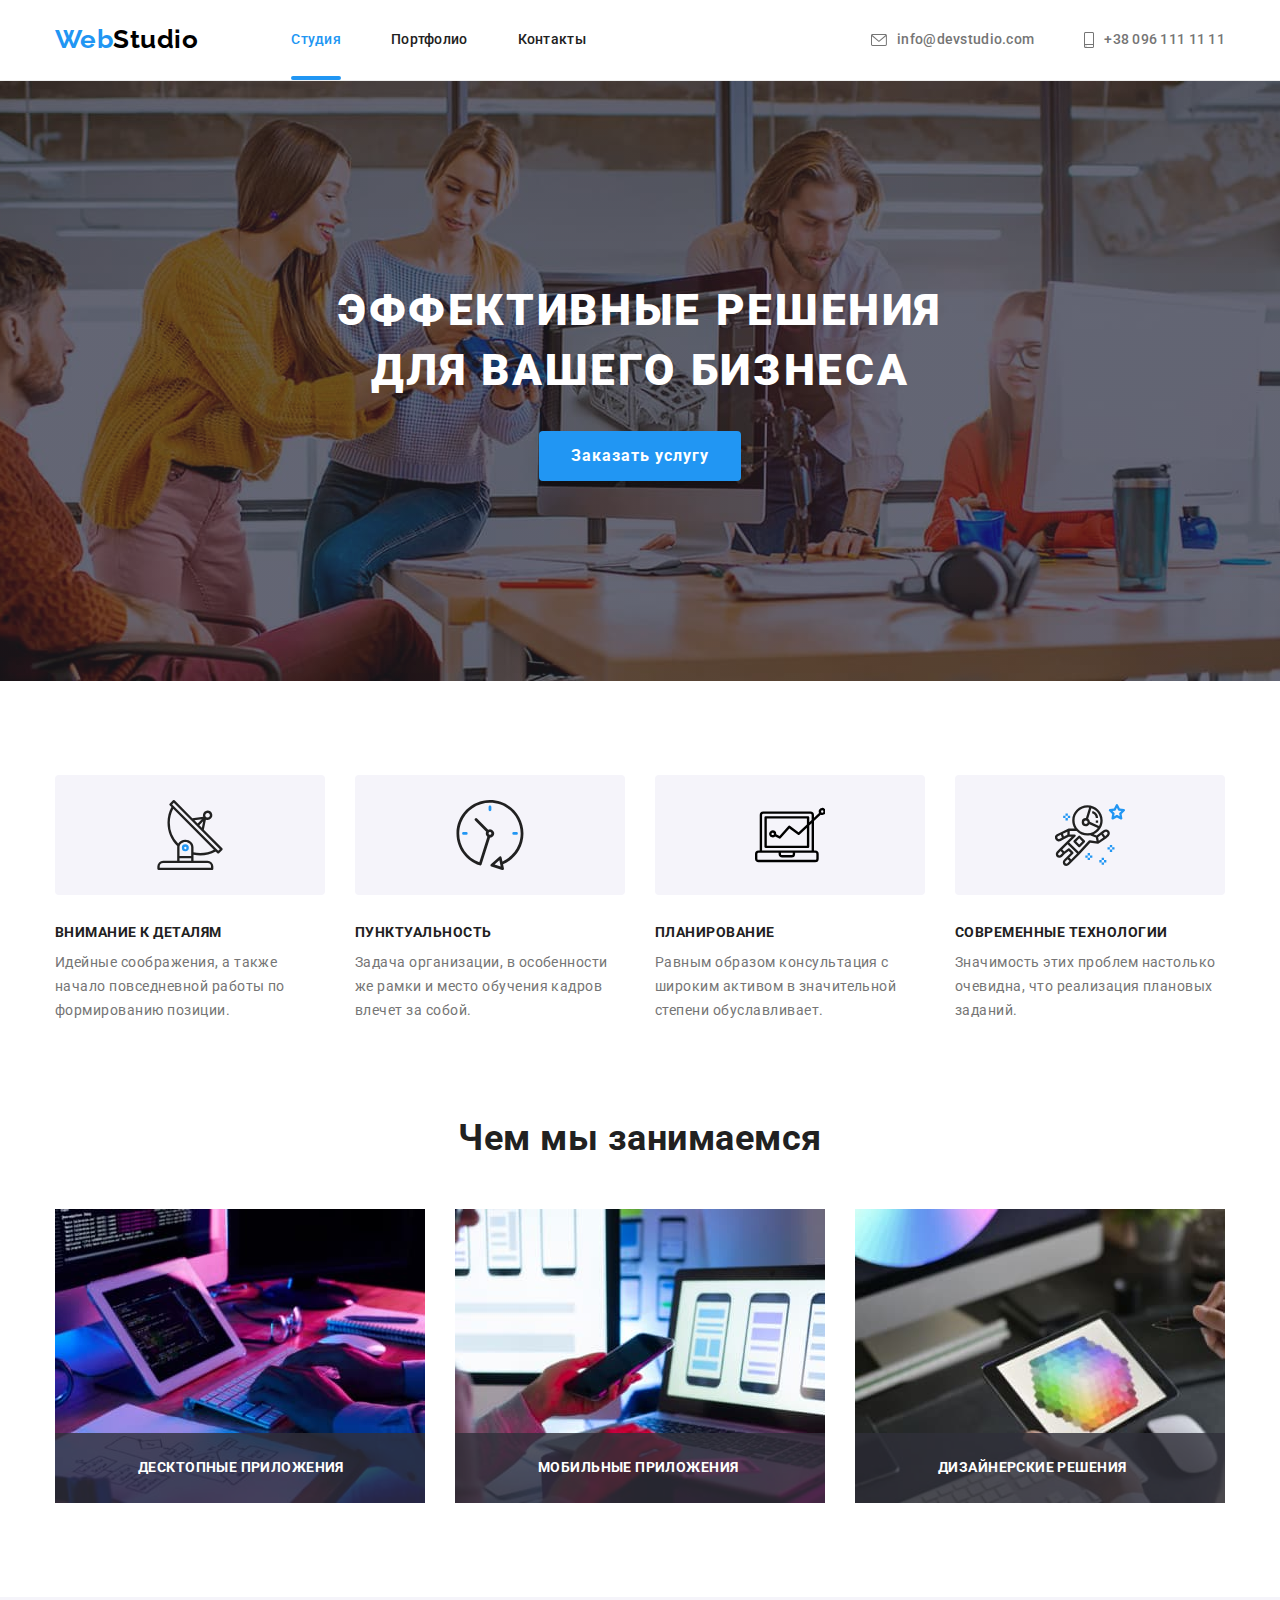
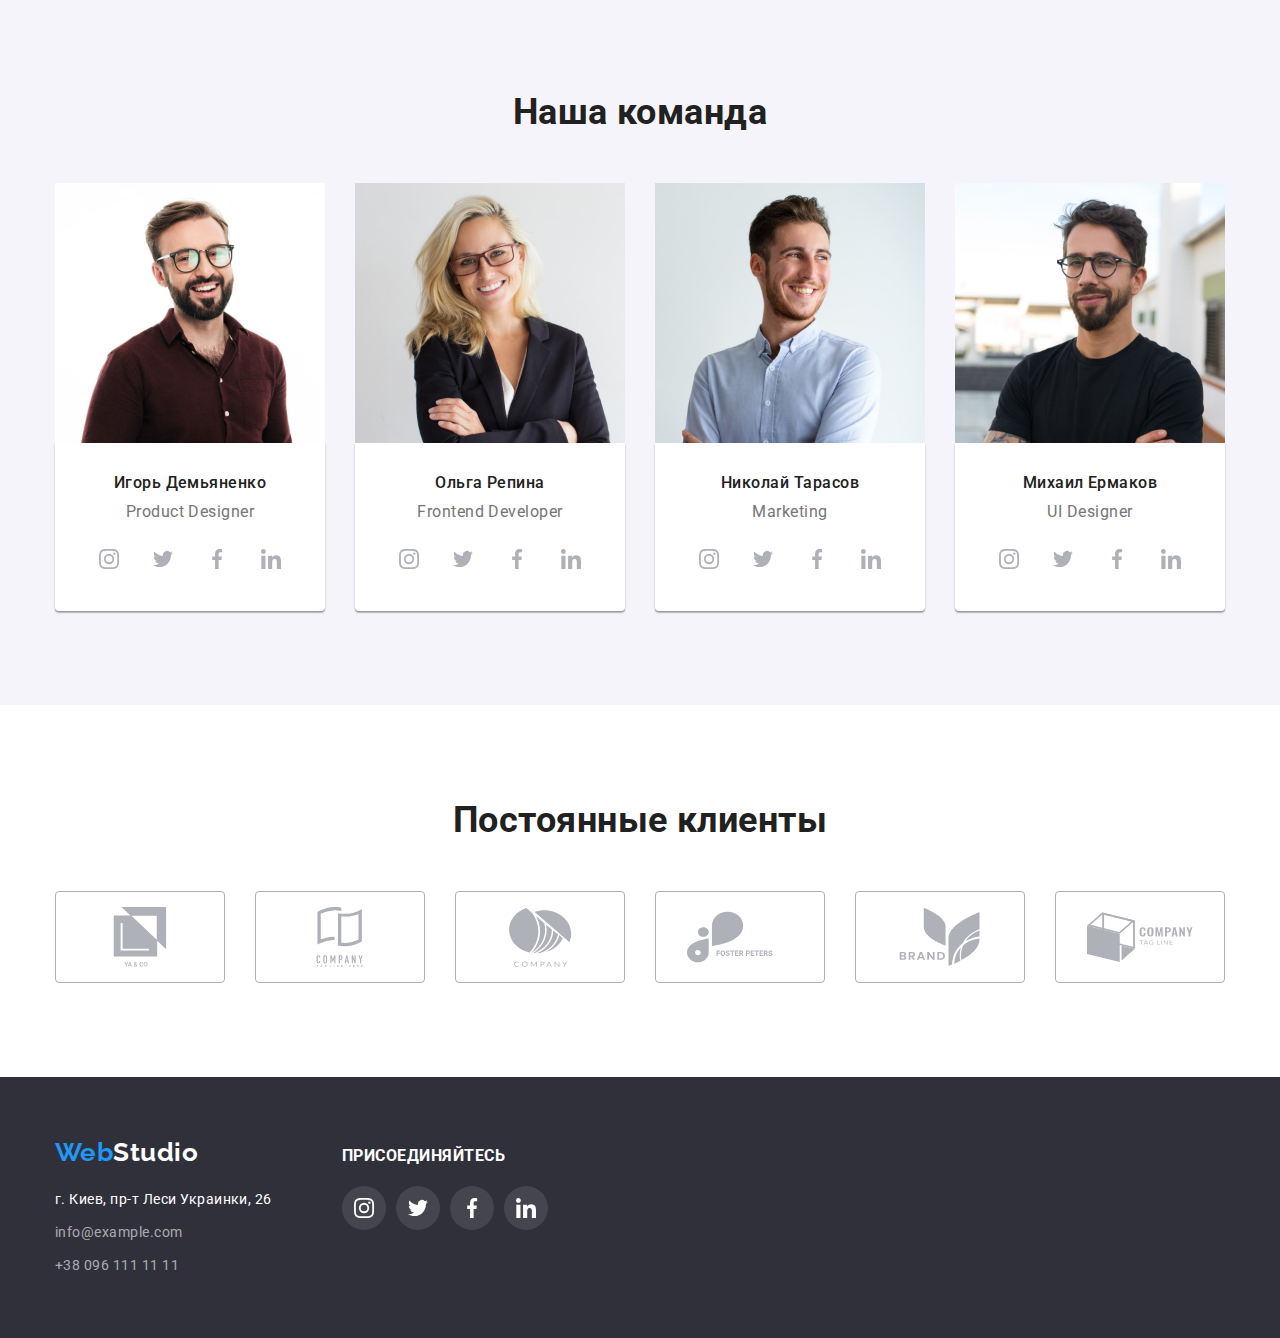
<file: index.html>
<!DOCTYPE html>
<html lang="ru">
  <head>
    <meta charset="utf-8" />
    <meta http-equiv="x-ua-compatible" content="ie=edge" />
    <meta name="viewport" content="width=device-width, initial-scale=1.0" />
    <title>WebStudio</title>
    <link rel="preconnect" href="https://fonts.googleapis.com" />
    <link rel="preconnect" href="https://fonts.gstatic.com" crossorigin />
    <link
      href="https://fonts.googleapis.com/css2?family=Raleway:wght@700&family=Roboto:wght@400;500;700;900&display=swap"
      rel="stylesheet"
    />
    <link
      rel="stylesheet"
      href="https://cdnjs.cloudflare.com/ajax/libs/modern-normalize/1.1.0/modern-normalize.min.css"
    />
    <link rel="stylesheet" href="./css/styles.css" />
  </head>
  <body>
    <!--Шапка сайта. С логотипом и навигация-->
    <header class="header">
      <div class="container nav-contact">
        <nav class="nav-header">
          <a href="./index.html" class="logo"><span class="logo-blue">Web</span>Studio </a>
          <ul class="navigator-list">
            <li class="navigator-item"><a href="#studio" class="link studio">Студия</a></li>
            <li class="navigator-item"><a href="./portfolio.html" class="link">Портфолио</a></li>
            <li class="navigator-item"><a href="" class="link">Контакты</a></li>
          </ul>
        </nav>

        <!--Контакты-->

        <ul class="contact-list">
          <li class="contact-item">
            <a href="mailto:info@devstudio.com" class="contact-link">
              <svg class="contact-icon-mail" width="16" height="12">
                <use href="./images/icons/symbol-defs.svg#icon-mail"></use>
              </svg>
              info@devstudio.com
            </a>
          </li>
          <li class="contact-item">
            <a href="tel:+380961111111" class="contact-link">
              <svg class="contact-icon-tel" width="10" height="16">
                <use href="./images/icons/symbol-defs.svg#icon-smartphone"></use>
              </svg>
              +38 096 111 11 11
            </a>
          </li>
        </ul>
      </div>
    </header>

    <main id="studio">
      <!--Герой-->

      <section class="hero">
        <div class="container">
          <h1 class="hero-title">Эффективные решения для вашего бизнеса</h1>
          <button data-modal-open type="button" class="hero-button">Заказать услугу</button>
        </div>
      </section>

      <!--Проекты.-->
      <section class="section">
        <div class="container">
          <h2 class="hidden-title">Особенности</h2>
          <ul class="project-list">
            <li class="project-item">
              <div class="block-icon">
                <svg width="70" height="70">
                  <use href="./images/icons/symbol-defs.svg#icon-Antenna"></use>
                </svg>
              </div>
              <h3 class="project-title">Внимание к деталям</h3>
              <p class="project-text">
                Идейные соображения, а также начало повседневной работы по формированию позиции.
              </p>
            </li>
            <li class="project-item">
              <div class="block-icon">
                <svg width="70" height="70">
                  <use href="./images/icons/symbol-defs.svg#icon-Clock"></use>
                </svg>
              </div>
              <h3 class="project-title">Пунктуальность</h3>
              <p class="project-text">
                Задача организации, в особенности же рамки и место обучения кадров влечет за собой.
              </p>
            </li>
            <li class="project-item">
              <div class="block-icon">
                <svg width="70" height="70">
                  <use href="./images/icons/symbol-defs.svg#icon-Vector"></use>
                </svg>
              </div>
              <h3 class="project-title">Планирование</h3>
              <p class="project-text">
                Равным образом консультация с широким активом в значительной степени обуславливает.
              </p>
            </li>
            <li class="project-item">
              <div class="block-icon">
                <svg width="70" height="70">
                  <use href="./images/icons/symbol-defs.svg#icon-Astronaut"></use>
                </svg>
              </div>
              <h3 class="project-title">Современные технологии</h3>
              <p class="project-text">
                Значимость этих проблем настолько очевидна, что реализация плановых заданий.
              </p>
            </li>
          </ul>
        </div>
      </section>
      <!--Карточки проектов-->
      <section class="section no-padding">
        <div class="container">
          <h2 class="project-cards-title">Чем мы занимаемся</h2>
          <ul class="project-cards-list">
            <li class="project-cards-item">
              <img src="./images/box1.jpg" alt="Создание структуры" width="370" />
              <div class="thumb-subject">
                <h3 class="project-thumb-subject">Десктопные приложения</h3>
              </div>
            </li>
            <li class="project-cards-item">
              <img src="./images/box2.jpg" alt="Визуализация" width="370" />
              <div class="thumb-subject">
                <h3 class="project-thumb-subject">Мобильные приложения</h3>
              </div>
            </li>
            <li class="project-cards-item">
              <img src="./images/box3.jpg" alt="Цветовая гамма" width="370" />
              <div class="thumb-subject">
                <h3 class="project-thumb-subject">Дизайнерские решения</h3>
              </div>
            </li>
          </ul>
        </div>
      </section>

      <!--Команда-->
      <section class="command section">
        <div class="container">
          <h2 class="command-title">Наша команда</h2>
          <ul class="command-list">
            <li class="command-item">
              <img src="./images/ИгорьДемьяненко.jpg" alt="Игорь Демьяненко" width="270" />
              <div class="command-container">
                <h3 class="command-heading">Игорь Демьяненко</h3>
                <p class="command-text">Product Designer</p>

                <ul class="social-command-list">
                  <li class="item-command-link">
                    <a href="" class="command-link">
                      <svg class="icon-social-link" width="20" height="20">
                        <use href="./images/icons/symbol-defs.svg#icon-social-Instagram"></use>
                      </svg>
                    </a>
                  </li>
                  <li class="item-command-link">
                    <a href="" class="command-link">
                      <svg class="icon-social-link" width="20" height="20">
                        <use href="./images/icons/symbol-defs.svg#icon-social-Twitter"></use>
                      </svg>
                    </a>
                  </li>
                  <li class="item-command-link">
                    <a href="" class="command-link">
                      <svg class="icon-social-link" width="20" height="20">
                        <use href="./images/icons/symbol-defs.svg#icon-social-Facebook"></use>
                      </svg>
                    </a>
                  </li>
                  <li class="item-command-link">
                    <a href="" class="command-link">
                      <svg class="icon-social-link" width="20" height="20">
                        <use href="./images/icons/symbol-defs.svg#icon-social-LinkedIn"></use>
                      </svg>
                    </a>
                  </li>
                </ul>
              </div>
            </li>
            <li class="command-item">
              <img src="./images/ОльгаРепина.jpg" alt="Ольга Репина" width="270" />
              <div class="command-container">
                <h3 class="command-heading">Ольга Репина</h3>
                <p class="command-text">Frontend Developer</p>

                <ul class="social-command-list">
                  <li class="item-command-link">
                    <a href="" class="command-link">
                      <svg class="icon-social-link" width="20" height="20">
                        <use href="./images/icons/symbol-defs.svg#icon-social-Instagram"></use>
                      </svg>
                    </a>
                  </li>
                  <li class="item-command-link">
                    <a href="" class="command-link">
                      <svg class="icon-social-link" width="20" height="20">
                        <use href="./images/icons/symbol-defs.svg#icon-social-Twitter"></use>
                      </svg>
                    </a>
                  </li>
                  <li class="item-command-link">
                    <a href="" class="command-link">
                      <svg class="icon-social-link" width="20" height="20">
                        <use href="./images/icons/symbol-defs.svg#icon-social-Facebook"></use>
                      </svg>
                    </a>
                  </li>
                  <li class="item-command-link">
                    <a href="" class="command-link">
                      <svg class="icon-social-link" width="20" height="20">
                        <use href="./images/icons/symbol-defs.svg#icon-social-LinkedIn"></use>
                      </svg>
                    </a>
                  </li>
                </ul>
              </div>
            </li>
            <li class="command-item">
              <img src="./images/НиколайТарасов.jpg" alt="Николай Тарасов" width="270" />
              <div class="command-container">
                <h3 class="command-heading">Николай Тарасов</h3>
                <p class="command-text">Marketing</p>

                <ul class="social-command-list">
                  <li class="item-command-link">
                    <a href="" class="command-link">
                      <svg class="icon-social-link" width="20" height="20">
                        <use href="./images/icons/symbol-defs.svg#icon-social-Instagram"></use>
                      </svg>
                    </a>
                  </li>
                  <li class="item-command-link">
                    <a href="" class="command-link">
                      <svg class="icon-social-link" width="20" height="20">
                        <use href="./images/icons/symbol-defs.svg#icon-social-Twitter"></use>
                      </svg>
                    </a>
                  </li>
                  <li class="item-command-link">
                    <a href="" class="command-link">
                      <svg class="icon-social-link" width="20" height="20">
                        <use href="./images/icons/symbol-defs.svg#icon-social-Facebook"></use>
                      </svg>
                    </a>
                  </li>
                  <li class="item-command-link">
                    <a href="" class="command-link">
                      <svg class="icon-social-link" width="20" height="20">
                        <use href="./images/icons/symbol-defs.svg#icon-social-LinkedIn"></use>
                      </svg>
                    </a>
                  </li>
                </ul>
              </div>
            </li>
            <li class="command-item">
              <img src="./images/МихаилЕрмаков.jpg" alt="Михаил Ермаков" width="270" />
              <div class="command-container">
                <h3 class="command-heading">Михаил Ермаков</h3>
                <p class="command-text">UI Designer</p>

                <ul class="social-command-list">
                  <li class="item-command-link">
                    <a href="" class="command-link">
                      <svg class="icon-social-link" width="20" height="20">
                        <use href="./images/icons/symbol-defs.svg#icon-social-Instagram"></use>
                      </svg>
                    </a>
                  </li>
                  <li class="item-command-link">
                    <a href="" class="command-link">
                      <svg class="icon-social-link" width="20" height="20">
                        <use href="./images/icons/symbol-defs.svg#icon-social-Twitter"></use>
                      </svg>
                    </a>
                  </li>
                  <li class="item-command-link">
                    <a href="" class="command-link">
                      <svg class="icon-social-link" width="20" height="20">
                        <use href="./images/icons/symbol-defs.svg#icon-social-Facebook"></use>
                      </svg>
                    </a>
                  </li>
                  <li class="item-command-link">
                    <a href="" class="command-link">
                      <svg class="icon-social-link" width="20" height="20">
                        <use href="./images/icons/symbol-defs.svg#icon-social-LinkedIn"></use>
                      </svg>
                    </a>
                  </li>
                </ul>
              </div>
            </li>
          </ul>
        </div>
      </section>
      <!-- Клиенты -->
      <section class="section">
        <div class="container">
          <h2 class="client-title">Постоянные клиенты</h2>
          <ul class="client-list">
            <li class="client-item">
              <a href="#" class="client-link"
                ><svg class="client-logo" width="106" height="60">
                  <use href="./images/icons/symbol-defs.svg#icon-Yaco"></use>
                </svg>
              </a>
            </li>
            <li class="client-item">
              <a href="#" class="client-link"
                ><svg class="client-logo" width="106" height="60">
                  <use href="./images/icons/symbol-defs.svg#icon-TaglineHere"></use>
                </svg>
              </a>
            </li>
            <li class="client-item">
              <a href="#" class="client-link"
                ><svg class="client-logo" width="106" height="60">
                  <use href="./images/icons/symbol-defs.svg#icon-Compani"></use>
                </svg>
              </a>
            </li>
            <li class="client-item">
              <a href="#" class="client-link"
                ><svg class="client-logo" width="106" height="60">
                  <use href="./images/icons/symbol-defs.svg#icon-FosterPeter"></use>
                </svg>
              </a>
            </li>
            <li class="client-item">
              <a href="#" class="client-link"
                ><svg class="client-logo" width="106" height="60">
                  <use href="./images/icons/symbol-defs.svg#icon-Brand"></use>
                </svg>
              </a>
            </li>
            <li class="client-item">
              <a href="#" class="client-link"
                ><svg class="client-logo" width="106" height="60">
                  <use href="./images/icons/symbol-defs.svg#icon-TagLine"></use>
                </svg>
              </a>
            </li>
          </ul>
        </div>
      </section>
    </main>
    <!--Футер-->
    <footer class="footer">
      <div class="container footer-container">
        <div>
          <a href="./index.html" class="logo-footer"> <span class="logo-blue">Web</span>Studio </a>
          <address>
            <ul class="footer-list">
              <li class="address-item">
                <a
                  href="https://goo.gl/maps/zXmNazpMUdunzP9r6"
                  target="_blank"
                  rel="noreferrer noopener"
                  class="address-map"
                >
                  г. Киев, пр-т Леси Украинки, 26
                </a>
              </li>
              <li class="address-item">
                <a href="mailto:info@example.com" class="address-link">info@example.com</a>
              </li>
              <li class="address-item">
                <a href="tel:+380961111111" class="address-link">+38 096 111 11 11</a>
              </li>
            </ul>
          </address>
        </div>
        <div class="social-link">
          <b class="join">Присоединяйтесь</b>
          <ul class="join-social-list">
            <li class="join-social-item">
              <a href="#" class="join-social-link"
                ><svg class="join-social-icon" width="20" height="20">
                  <use href="./images/icons/symbol-defs.svg#icon-footer-Instagram"></use>
                </svg>
              </a>
            </li>
            <li class="join-social-item">
              <a href="#" class="join-social-link"
                ><svg class="join-social-icon" width="20" height="20">
                  <use href="./images/icons/symbol-defs.svg#icon-footer-Twitter"></use>
                </svg>
              </a>
            </li>
            <li class="join-social-item">
              <a href="#" class="join-social-link"
                ><svg class="join-social-icon" width="20" height="20">
                  <use href="./images/icons/symbol-defs.svg#icon-footer-Facebook"></use>
                </svg>
              </a>
            </li>
            <li class="join-social-item">
              <a href="#" class="join-social-link"
                ><svg class="join-social-icon" width="20" height="20">
                  <use href="./images/icons/symbol-defs.svg#icon-footer-LinkedIn"></use>
                </svg>
              </a>
            </li>
          </ul>
        </div>
      </div>
    </footer>
    <div data-modal class="backdrop is-hidden">
      <div class="modal">
        <button data-modal-close type="button" class="button-close">
          <svg width="18" height="18">
            <use href="./images/icons/symbol-defs.svg#icon-close-black"></use>
          </svg>
        </button>
      </div>
    </div>
    <!-- Скрипт -->
    <script src="./js/modal.js"></script>
  </body>
</html>
</file>
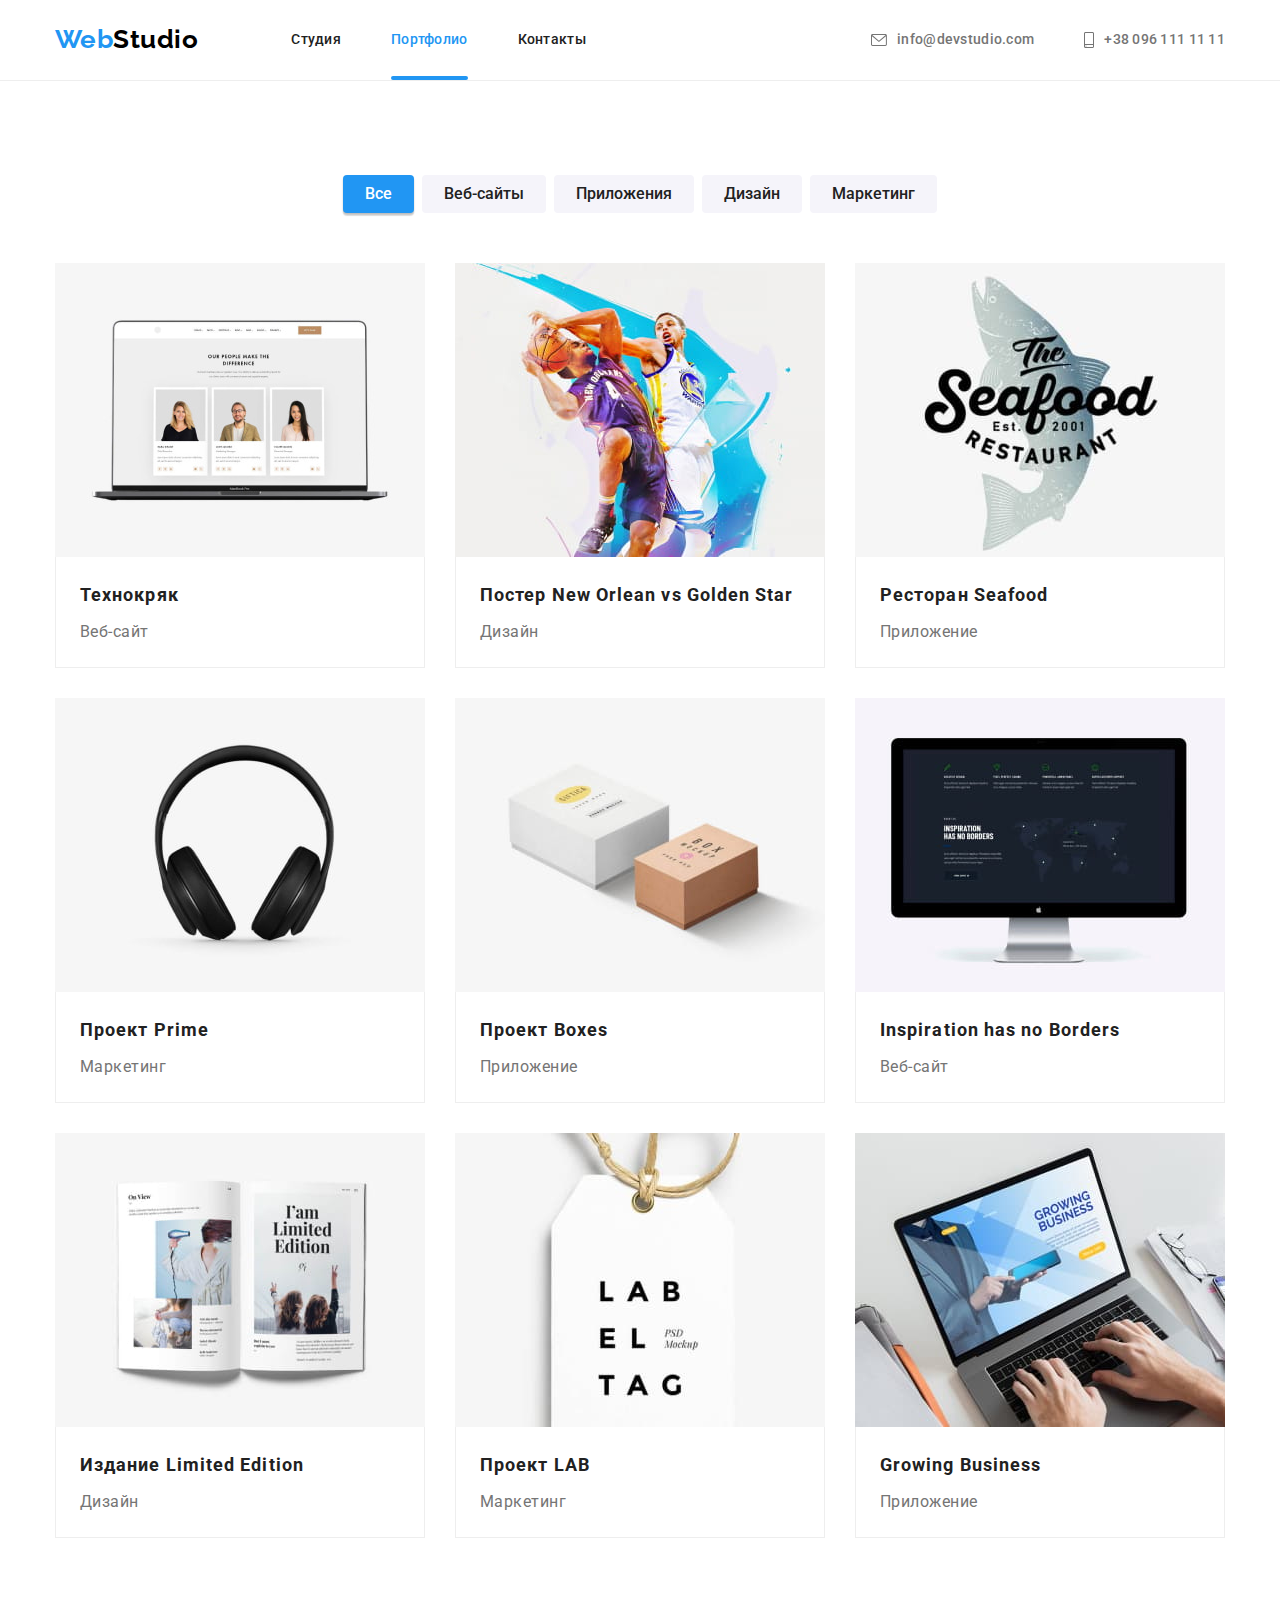
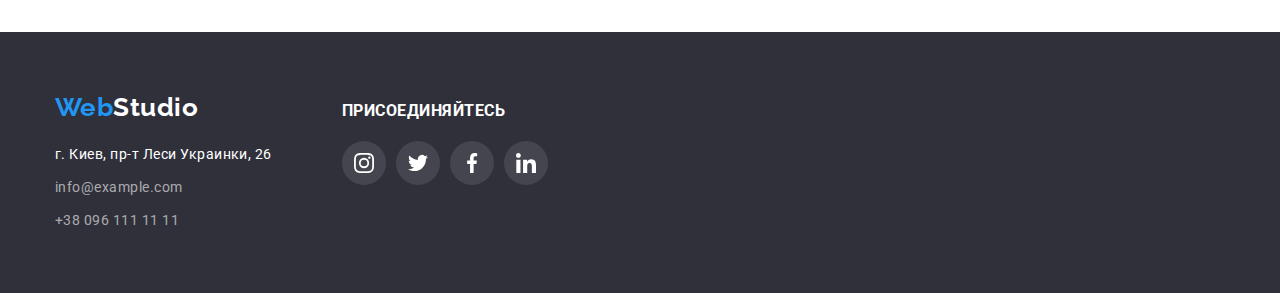
<file: portfolio.html>
<!DOCTYPE html>
<html lang="ru">
  <head>
    <meta charset="UTF-8" />
    <meta http-equiv="X-UA-Compatible" content="IE=edge" />
    <meta name="viewport" content="width=device-width, initial-scale=1.0" />
    <title>Портфолио</title>
    <link rel="preconnect" href="https://fonts.googleapis.com" />
    <link rel="preconnect" href="https://fonts.gstatic.com" crossorigin />
    <link
      href="https://fonts.googleapis.com/css2?family=Raleway:wght@700&family=Roboto:wght@400;500;700;900&display=swap"
      rel="stylesheet"
    />
    <link
      rel="stylesheet"
      href="https://cdnjs.cloudflare.com/ajax/libs/modern-normalize/1.1.0/modern-normalize.min.css"
    />
    <link rel="stylesheet" href="./css/styles.css" />
  </head>
  <body>
    <header class="header">
      <div class="container nav-contact">
        <nav class="nav-header">
          <a href="./index.html" class="logo"><span class="logo-blue">Web</span>Studio </a>
          <ul class="navigator-list">
            <li class="navigator-item"><a href="./index.html#studio" class="link">Студия</a></li>
            <li class="navigator-item">
              <a href="#portfolio" class="link portfolio">Портфолио</a>
            </li>
            <li class="navigator-item"><a href="" class="link">Контакты</a></li>
          </ul>
        </nav>

        <!--Контакты-->

        <ul class="contact-list">
          <li class="contact-item">
            <a href="mailto:info@devstudio.com" class="contact-link">
              <svg class="contact-icon-mail" width="16" height="12">
                <use href="./images/icons/symbol-defs.svg#icon-mail"></use>
              </svg>
              info@devstudio.com
            </a>
          </li>
          <li class="contact-item">
            <a href="tel:+380961111111" class="contact-link">
              <svg class="contact-icon-tel" width="10" height="16">
                <use href="./images/icons/symbol-defs.svg#icon-smartphone"></use>
              </svg>
              +38 096 111 11 11
            </a>
          </li>
        </ul>
      </div>
    </header>
    <!--Портфолио-->
    <main id="portfolio">
      <!--Кнопки в портфолио-->
      <section class="section">
        <div class="container">
          <h1 class="hidden-title">Портфолио</h1>
          <ul class="portfolio-button-list">
            <li class="portfolio-button-item">
              <button type="button" class="portfolio-button one">Все</button>
            </li>
            <li class="portfolio-button-item">
              <button type="button" class="portfolio-button">Веб-сайты</button>
            </li>
            <li class="portfolio-button-item">
              <button type="button" class="portfolio-button">Приложения</button>
            </li>
            <li class="portfolio-button-item">
              <button type="button" class="portfolio-button">Дизайн</button>
            </li>
            <li class="portfolio-button-item">
              <button type="button" class="portfolio-button">Маркетинг</button>
            </li>
          </ul>

          <!--Проекты портфолио-->

          <ul class="portfolio-project-list">
            <li class="portfolio-project-item">
              <a href="#" class="portfolio-project-link">
                <div class="portfolio-text-thumb">
                  <img
                    src="./images/portfolio/Технокряк.jpg"
                    alt="Технокряк"
                    width="370"
                    height="294"
                  />
                  <p class="portfolio-text-hover">
                    Ресурс предлагает комплексные предложения с разным уровнем функционала и
                    сервисов. Все это позволит посетителю получить исчерпывающие сведения о компании
                    или частном лице.
                  </p>
                </div>
                <div class="portfolio-containers">
                  <h2 class="portfolio-project-title">Технокряк</h2>
                  <p class="portfolio-project-text">Веб-сайт</p>
                </div>
              </a>
            </li>

            <li class="portfolio-project-item">
              <a href="#" class="portfolio-project-link">
                <div class="portfolio-text-thumb">
                  <img
                    src="./images/portfolio/ПостерNewOrleanVSGoldenStar.jpg"
                    alt="Постер New Orlean vs Golden Star"
                    width="370"
                    height="294"
                  />
                  <p class="portfolio-text-hover">
                    Ресурс предлагает комплексные предложения с разным уровнем функционала и
                    сервисов. Все это позволит посетителю получить исчерпывающие сведения о компании
                    или частном лице.
                  </p>
                </div>
                <div class="portfolio-containers">
                  <h2 class="portfolio-project-title">Постер New Orlean vs Golden Star</h2>
                  <p class="portfolio-project-text">Дизайн</p>
                </div>
              </a>
            </li>

            <li class="portfolio-project-item">
              <a href="#" class="portfolio-project-link">
                <div class="portfolio-text-thumb">
                  <img
                    src="./images/portfolio/РесторанSeafood.jpg"
                    alt="Ресторан Seafood"
                    width="370"
                    height="294"
                  />
                  <p class="portfolio-text-hover">
                    Ресурс предлагает комплексные предложения с разным уровнем функционала и
                    сервисов. Все это позволит посетителю получить исчерпывающие сведения о компании
                    или частном лице.
                  </p>
                </div>
                <div class="portfolio-containers">
                  <h2 class="portfolio-project-title">Ресторан Seafood</h2>
                  <p class="portfolio-project-text">Приложение</p>
                </div>
              </a>
            </li>

            <li class="portfolio-project-item">
              <a href="#" class="portfolio-project-link">
                <div class="portfolio-text-thumb">
                  <img
                    src="./images/portfolio/ПроектPrime.jpg"
                    alt="Проект Prime"
                    width="370"
                    height="294"
                  />
                  <p class="portfolio-text-hover">
                    Ресурс предлагает комплексные предложения с разным уровнем функционала и
                    сервисов. Все это позволит посетителю получить исчерпывающие сведения о компании
                    или частном лице.
                  </p>
                </div>
                <div class="portfolio-containers">
                  <h2 class="portfolio-project-title">Проект Prime</h2>
                  <p class="portfolio-project-text">Маркетинг</p>
                </div>
              </a>
            </li>

            <li class="portfolio-project-item">
              <a href="#" class="portfolio-project-link">
                <div class="portfolio-text-thumb">
                  <img
                    src="./images/portfolio/ПроектBoxes.jpg"
                    alt="Проект Boxes"
                    width="370"
                    height="294"
                  />
                  <p class="portfolio-text-hover">
                    Ресурс предлагает комплексные предложения с разным уровнем функционала и
                    сервисов. Все это позволит посетителю получить исчерпывающие сведения о компании
                    или частном лице.
                  </p>
                </div>
                <div class="portfolio-containers">
                  <h2 class="portfolio-project-title">Проект Boxes</h2>
                  <p class="portfolio-project-text">Приложение</p>
                </div>
              </a>
            </li>

            <li class="portfolio-project-item">
              <a href="#" class="portfolio-project-link">
                <div class="portfolio-text-thumb">
                  <img
                    src="./images/portfolio//InspirationHasNoBorders.jpg"
                    alt="Inspiration has no Borders"
                    width="370"
                    height="294"
                  />
                  <p class="portfolio-text-hover">
                    Ресурс предлагает комплексные предложения с разным уровнем функционала и
                    сервисов. Все это позволит посетителю получить исчерпывающие сведения о компании
                    или частном лице.
                  </p>
                </div>
                <div class="portfolio-containers">
                  <h2 class="portfolio-project-title">Inspiration has no Borders</h2>
                  <p class="portfolio-project-text">Веб-сайт</p>
                </div>
              </a>
            </li>

            <li class="portfolio-project-item">
              <a href="#" class="portfolio-project-link">
                <div class="portfolio-text-thumb">
                  <img
                    src="./images/portfolio/ИзданиеLimitedEdition.jpg"
                    alt="Издание Limited Edition"
                    width="370"
                    height="294"
                  />
                  <p class="portfolio-text-hover">
                    Ресурс предлагает комплексные предложения с разным уровнем функционала и
                    сервисов. Все это позволит посетителю получить исчерпывающие сведения о компании
                    или частном лице.
                  </p>
                </div>
                <div class="portfolio-containers">
                  <h2 class="portfolio-project-title">Издание Limited Edition</h2>
                  <p class="portfolio-project-text">Дизайн</p>
                </div>
              </a>
            </li>

            <li class="portfolio-project-item">
              <a href="#" class="portfolio-project-link">
                <div class="portfolio-text-thumb">
                  <img
                    src="./images/portfolio/ПроектLAB.jpg"
                    alt="Проект LAB"
                    width="370"
                    height="294"
                  />
                  <p class="portfolio-text-hover">
                    Ресурс предлагает комплексные предложения с разным уровнем функционала и
                    сервисов. Все это позволит посетителю получить исчерпывающие сведения о компании
                    или частном лице.
                  </p>
                </div>
                <div class="portfolio-containers">
                  <h2 class="portfolio-project-title">Проект LAB</h2>
                  <p class="portfolio-project-text">Маркетинг</p>
                </div>
              </a>
            </li>

            <li class="portfolio-project-item">
              <a href="#" class="portfolio-project-link">
                <div class="portfolio-text-thumb">
                  <img
                    src="./images/portfolio/GrowingBusiness.jpg"
                    alt="Growing Business"
                    width="370"
                    height="294"
                  />
                  <p class="portfolio-text-hover">
                    Ресурс предлагает комплексные предложения с разным уровнем функционала и
                    сервисов. Все это позволит посетителю получить исчерпывающие сведения о компании
                    или частном лице.
                  </p>
                </div>
                <div class="portfolio-containers">
                  <h2 class="portfolio-project-title">Growing Business</h2>
                  <p class="portfolio-project-text">Приложение</p>
                </div>
              </a>
            </li>
          </ul>
        </div>
      </section>
    </main>

    <!--Футер-->
    <footer class="footer">
      <div class="container footer-container">
        <div>
          <a href="./index.html" class="logo-footer"> <span class="logo-blue">Web</span>Studio </a>
          <address>
            <ul class="footer-list">
              <li class="address-item">
                <a
                  href="https://goo.gl/maps/zXmNazpMUdunzP9r6"
                  target="_blank"
                  rel="noreferrer noopener"
                  class="address-map"
                >
                  г. Киев, пр-т Леси Украинки, 26
                </a>
              </li>
              <li class="address-item">
                <a href="mailto:info@example.com" class="address-link">info@example.com</a>
              </li>
              <li class="address-item">
                <a href="tel:+380961111111" class="address-link">+38 096 111 11 11</a>
              </li>
            </ul>
          </address>
        </div>
        <div class="social-link">
          <b class="join">Присоединяйтесь</b>
          <ul class="join-social-list">
            <li class="join-social-item">
              <a href="#" class="join-social-link"
                ><svg class="join-social-icon" width="20" height="20">
                  <use href="./images/icons/symbol-defs.svg#icon-footer-Instagram"></use>
                </svg>
              </a>
            </li>
            <li class="join-social-item">
              <a href="#" class="join-social-link"
                ><svg class="join-social-icon" width="20" height="20">
                  <use href="./images/icons/symbol-defs.svg#icon-footer-Twitter"></use>
                </svg>
              </a>
            </li>
            <li class="join-social-item">
              <a href="#" class="join-social-link"
                ><svg class="join-social-icon" width="20" height="20">
                  <use href="./images/icons/symbol-defs.svg#icon-footer-Facebook"></use>
                </svg>
              </a>
            </li>
            <li class="join-social-item">
              <a href="#" class="join-social-link"
                ><svg class="join-social-icon" width="20" height="20">
                  <use href="./images/icons/symbol-defs.svg#icon-footer-LinkedIn"></use>
                </svg>
              </a>
            </li>
          </ul>
        </div>
      </div>
    </footer>
  </body>
</html>
</file>
<file: css/styles.css>
:root {
  --basic-title-color: #212121;
  --base-text-color: #757575;
  --white-color: #ffffff;
  --blue-color: #2196f3;
  --background-icon: #F5F4FA;
  --color-icon-command: #AFB1B8;

  --timing-function: cubic-bezier(0.4, 0, 0.2, 1);
}

body {
  margin: 0;
  color: var(--basic-title-color);
  font-family: 'Roboto', sans-serif;
  letter-spacing: 0.03em;
  background: var(--white-color);  
}

img {
  display: block;
  max-width: 100%;
  height: auto;
}
/*Контейнер*/
.container {
  width: 1200px;
  padding-left: 15px;
  padding-right: 15px;
  margin: 0 auto; 
}

/*Секция*/
.section {
  padding: 94px 0;
 }

 .section.no-padding {
  padding-top: 0;
 }

/*header*/
.header{
  border-bottom: 1px solid #EEEEEE;
  
}
.nav-contact,
.nav-header {
  display: flex;   
}

/* Логотип*/

.logo{ 
  margin-right: 93px;
  padding-top: 24px;
  padding-bottom: 25px;

  font-family: 'Raleway', sans-serif;
  color: #000000;
  text-decoration: none; 
  font-weight: 700;
  font-size: 26px;
  line-height: 1.19;
}

.logo-blue {
  color: var(--blue-color);
}

/* Навигация */

.navigator-list {
  display: flex;
  padding-left: 0;
  margin-top: 0;
  margin-bottom: 0;

  text-decoration: none;
  list-style: none;  
}
.navigator-item:not(:last-child) {
  margin-right: 50px;
}
.navigator-list .link {
  position: relative;
  display: block;  
  padding-top: 32px;
  padding-bottom: 32px;

  color: var(--basic-title-color);
  text-decoration: none;
  font-weight: 500;
  font-size: 14px;
  line-height: 1.14;
  letter-spacing: 0.02em; 
      

  transition: color 250ms var(--timing-function);
  }
  .link:hover,
  .link:focus {
    color: var(--blue-color);
  }
.link.studio {
  color: var(--blue-color);
}

.link.studio::after {
  position: absolute;
  bottom: 0;
  left: 0;
  content: '';

  width: 100%;
  border: 2px solid var(--blue-color);
  border-radius: 2px;
  background-color: var(--blue-color);
}


/*Контакты*/

.contact-list {  
  display: flex;
  margin-left: auto;
  margin-top: 0;
  margin-bottom: 0;
  padding-left: 0;

  list-style: none;
}

.contact-item:not(:last-child) {
  margin-right: 50px;
}
.contact-item{
  position: relative;
}
.contact-link {
  display: flex;
  align-items: center;
  padding-top: 32px;
  padding-bottom: 32px;
  
  color: var(--base-text-color);
  text-decoration: none;
  font-weight: 500;
  font-size: 14px;
  line-height: 1.14;
  letter-spacing: 0.02em;

  transition: color 250ms var(--timing-function);  
 }

.contact-icon-mail, 
.contact-icon-tel {  
  margin-right: 10px;  
  fill: currentColor;
}
.contact-link::after{
  position: absolute;
  left: 0;
  bottom: 0;
  content: '';
  
  width: 100%;
  height: 4px;

  background-color: var(--blue-color);

  transform: scaleX(0);
  transition: transform 250ms var(--timing-function), 
  border 250ms var(--timing-function),
  border-radius 250ms var(--timing-function);

}
.contact-link:hover::after{
 transform: scaleX(1);
 border: 2px solid var(--blue-color);
 border-radius: 2px;
}
 
.contact-link:hover,
.contact-link:focus {
  color: var(--blue-color);
}


/*Герой*/
.hero {  
  padding-top: 200px;
  padding-bottom: 200px;
  align-items: center;
   
  color: var(--white-color);
  background: #2F303A;
  line-height: 1.36;    
  text-align: center;   

  max-width: 1600px;
  height: 600px;
  margin-left: auto;
  margin-right: auto;
  background-image: linear-gradient(to top, rgba(47, 48, 58, 0.4), 
  rgba(47, 48, 58, 0.4)),
  url('../images/background/hero.jpg');
  background-repeat: no-repeat;
  background-position: center;
  background-size: cover;
}

.hero-title {  
  max-width: 696px;
  margin-top: 0;
  margin-bottom: 30px;  
  margin-left: auto;
  margin-right: auto;

  letter-spacing: 0.06em;
  text-transform: uppercase;
  font-weight: 900;
  font-size: 44px;  
}

.hero-button{
  min-width: 200px;
  padding: 10px 32px;
  border: 0 solid transparent;
  border-radius: 4px;
  
  font-family: inherit;
  color: var(--white-color);
  background-color: var(--blue-color);
  box-shadow: 0px 4px 4px rgba(0, 0, 0, 0.15);
  font-weight: 700;
  font-size: 16px;
  line-height: 1.88;
  cursor: pointer;
  letter-spacing: 0.06em; 

  transition: background-color 250ms var(--timing-function);
 
  }

.hero-button:hover,
.hero-button:hover{
  background-color: #188CE8;
}

/* Проекты*/

.hidden-title {
    position: absolute;
    width: 1px;
    height: 1px;
    margin: -1px;
    border: 0;
    padding: 0;
    white-space: nowrap;
    clip-path: inset(100%);
    clip: rect(0 0 0 0);
    overflow: hidden;
}

.project-list {  
  display: flex;
  padding-left: 0;
  margin-top: 0;
  margin-bottom: 0;
  
  list-style: none;
}

.project-item{
  width: 270px;  
}

.project-item:not(:last-child) {
  margin-right: 30px;
}

/* Иконки пректов */
.block-icon{  
  display: flex;
  justify-content: center;
  align-items: center;

  width: 270px;
  height: 120px;
  border-radius: 4px;
  margin-bottom: 30px;

  background-color: var(--background-icon); 
}

.project-title {
  margin-top: 0;
  margin-bottom: 10px;

  font-weight: 700;
  font-size: 14px;
  line-height: 1.14;
  text-transform: uppercase;
}

.project-text {
  margin-top: 0;
  margin-bottom: 0;

  color: var(--base-text-color);
  font-size: 14px;
  line-height: 1.71;
}

/* Карточки проектов*/

.project-cards-title,
.command-title,
.client-title {
  margin-top: 0;
  margin-bottom: 50px;

  font-weight: 700;
  font-size: 36px;
  line-height: 1.17;
  text-align: center; 
}

.project-cards-list{
  display: flex;
  padding-left: 0;
  margin-top: 0;
  margin-bottom: 0;  

  list-style: none;  
  }

.project-cards-item:not(:last-child){
  margin-right: 30px;    
}
.project-cards-item {
  position: relative;
}
.project-cards-thumb{
  position: relative;
  
}
.thumb-subject{  
  position: absolute;  
  bottom: 0;
  left: 0;
  width: 370px;
  height: 70px;
  background-color: rgba(47, 48, 58, 0.8);
  
}

.project-thumb-subject{  
  position: absolute;
  bottom: 27px;
  left: 83px;
  margin: 0;
 
  color: var(--white-color);
  
  text-transform: uppercase;  
  font-weight: 700;
  font-size: 14px;
  line-height: 1.14;
  letter-spacing: 0.03em;
}
/*Команда*/

.command {  
  background-color: #F5F4FA; 
}

.command-list{
  display: flex;
  justify-content: center;
  padding-left: 0;
  margin-top: 0;
  margin-bottom: 0;

  list-style: none;  
}

.command-item:not(:last-child) {
  margin-right: 30px;
}

.command-container{
  padding: 30px;
  box-shadow: 0px 1px 3px rgba(0, 0, 0, 0.12),
  0px 1px 1px rgba(0, 0, 0, 0.14),
  0px 2px 1px rgba(0, 0, 0, 0.2);
  border-radius: 0px 0px 4px 4px;
  background: var(--white-color);
}

.command-heading {
  margin-top: 0;
  margin-bottom: 10px;  
  font-weight: 500;
  font-size: 16px;
  line-height: 1.19;
  text-align: center;  
}

.command-text {
  margin-top: 0;
  margin-bottom: 16px;
  
  color: var(--base-text-color);
  font-size: 16px;
  line-height: 1.19;
  text-align: center;  
}

.social-command-list{
  display: flex; 
  justify-content: center; 
  padding-left: 0;
  
  list-style: none;
}

.item-command-link:not(:last-child){
  margin-right: 10px;
}

.command-link{
  display: flex;
  justify-content: center;
  align-items: center;
  width: 44px;
  height: 44px;  
  border-radius:50%;  

  transition: background-color 250ms var(--timing-function);
 
 }

.command-link:focus, 
.command-link:hover{
  background-color: var(--blue-color);

}
.icon-social-link {
  fill: var(--color-icon-command);

  transition: fill 250ms var(--timing-function);
 
}
.command-link:focus .icon-social-link,
.command-link:hover .icon-social-link{
  fill: var(--white-color);
}


/* Клиенты */

.client-list{
  display: flex;
  justify-content: center;
  align-items: center;
  padding-left: 0;
  margin-top: 0;
  margin-bottom: 0;
  list-style: none;
}
.client-item:not(:last-child){
 margin-right: 30px;
}
.client-link{
  display: flex;
  justify-content: center;
  align-items: center;
  width: 170px;
  height: 92px;  
  border: 1px solid var(--color-icon-command);
  border-radius: 4px;

  transition: border 250ms var(--timing-function);
  
}
.client-logo {
  fill: var(--color-icon-command);

  transition: fill 250ms var(--timing-function);
 
}
.client-link:hover,
.client-link:focus{
  border: 1px solid var(--blue-color);
}
.client-link:hover .client-logo,
.client-link:focus .client-logo{
  fill:var(--blue-color);
  
}

/*Footer*/
.footer {
  display: flex;
  padding-top: 60px;
  padding-bottom: 60px;

  background-color: #2F303A;
}
.footer-container {
  display: inline-flex;
  align-items: baseline;
}
.logo-footer {
  display: block;
  margin-top: 0;
  margin-bottom: 20px;  

  font-family: 'Raleway',
    sans-serif;
  color: var(--white-color);
  text-decoration: none;
  font-weight: 700;
  font-size: 26px;
  line-height: 1.19;
}

/*Адрес*/

.footer-list{
  padding-left: 0;
  margin-top: 0;
  margin-bottom: 0;  

  list-style: none;
  font-style: normal;
}

.address-item:not(:last-child){
  margin-bottom: 9px;
}
.address-item{
  position: relative;
}
.address-map,
.address-link {
  color: var(--white-color);
  font-size: 14px;
  line-height: 1.71;
  text-decoration: none; 

}
 
.address-link {
  color: rgba(255, 255, 255, 0.6);

  transition: color 250ms var(--timing-function);  
}
.address-link::after,
.address-map::after {
  position: absolute;
  left: 0;
  bottom: 0;
  content: '';

  width: 100%;
  height: 4px;

  background-color: var(--white-color);
  transform: scaleX(0);
  transition: transform 250ms var(--timing-function), 
  color 250ms var(--timing-function),
  border 250ms var(--timing-function),
  border-radius 250ms var(--timing-function);

}
.address-link:hover::after,
.address-map:hover::after {
  transform: scaleX(1);
  border: 2px solid var(--white-color);
  border-radius: 2px;
} 
.address-link:hover,
.address-link:focus{
  color: var(--white-color);
}
/* Присоединяйтесь */

.social-link{  
  margin-left: 70px;
}

.join{
  display: block;
  color: var(--white-color);
  text-transform: uppercase;
  margin-bottom: 20px;
}

.join-social-list{
  display: flex;
  margin: 0;
  padding-left: 0;
  list-style: none;
}

.join-social-item:not(:last-child) {
  margin-right: 10px;
}
.join-social-link{
  display: flex;
  justify-content: center;
  align-items: center;
  width: 44px;
  height: 44px;  
  border-radius:50%;

  background-color: rgba(255, 255, 255, 0.1);
  
  transition: background-color 250ms var(--timing-function);
  
}
.join-social-icon{  
  fill: var(--white-color);
  
}
.join-social-link:hover,
.join-social-link:focus{
  background-color: var(--blue-color);
}

/* Модальное окно */

.backdrop {
  position: fixed;
  top: 0;
  left: 0;
  z-index: 1;

  width: 100%;
  height: 100%;
  background-color: rgba(0, 0, 0, 0.2);

  opacity: 1;  
  transition: opacity 250ms var(--timing-function), 
  visibility 250ms var(--timing-function);
}

.backdrop.is-hidden {
  opacity: 0;
  pointer-events: none;
  visibility: hidden;
}
.backdrop.is-hidden .modal{
  transform: translate(-50%, -50%) scale(1.1); 
  
}

.modal {
  position: absolute;
  top: 50%;
  left: 50%;  

  min-width: 528px;
  min-height: 581px;
  box-shadow: 0px 1px 3px rgba(0, 0, 0, 0.12),
    0px 1px 1px rgba(0, 0, 0, 0.14),
    0px 2px 1px rgba(0, 0, 0, 0.2);
  border-radius: 4px;

  background-color: var(--white-color);
  
  transform: translate(-50%, -50%) scale(1);
  transition: transform 250ms var(--timing-function);
}

.button-close { 
  display: flex;
  align-items: center;
  margin-left: auto;
  margin-right: 8px;
  margin-top: 8px;

  width: 30px;
  height: 30px;
  border: 1px solid rgba(0, 0, 0, 0.1);
  border-radius: 50%;

  background-color: var(--white-color);
  
  cursor: pointer;  
  }

/*Портфолио*/

.link.portfolio {
  position: relative;
  color: var(--blue-color);
}
 

.link.portfolio::after {
  content: '';
  position: absolute;
  bottom: 0;
  left: 0;
  width: 100%;

  border: 2px solid var(--blue-color);
  border-radius: 2px;
  background-color: var(--blue-color);
}
/* Кнопки в портфолио*/

.portfolio-button-list{
  display: flex;
  justify-content: center;
  padding-left: 0;
  margin-top: 0;
  margin-bottom: 50px;  

  list-style: none; 
}

.portfolio-button-item:not(:last-child){
 margin-right: 8px;
}

.portfolio-button {
  padding: 6px 22px;
  border-radius: 4px;
  border: 0 solid transparent;

  color: var(--basic-title-color);
  background-color: var(--background-icon);
  font-family: inherit;
  font-weight: 500;
  font-size: 16px;
  line-height: 1.63;

  cursor: pointer; 

  transition-property: background-color, color, box-shadow;
  transition-duration: 250ms;
  transition-timing-function: var(--timing-function);
}

.portfolio-button.one {
  color: var(--white-color);
  background-color: var(--blue-color);
  box-shadow: 0px 3px 1px rgba(0, 0, 0, 0.1),
  0px 1px 2px rgba(0, 0, 0, 0.08),
  0px 2px 2px rgba(0, 0, 0, 0.12);  
  }

.portfolio-button:hover,
.portfolio-button:focus {
  color: var(--white-color);
  background-color: var(--blue-color);
  box-shadow: 0px 3px 1px rgba(0, 0, 0, 0.1),
  0px 1px 2px rgba(0, 0, 0, 0.08),
  0px 2px 2px rgba(0, 0, 0, 0.12);
}

/* Проекты портфолио*/

.portfolio-project-list{
  display: flex;
  flex-wrap: wrap;
  padding-left: 0;
  margin-top: 0;
  margin-bottom: 0;  

  list-style: none;  
}

.portfolio-project-item{
  margin-right: 30px;
  margin-bottom: 30px;
}

.portfolio-project-item:nth-child(3n) {
  margin-right: 0;
}

.portfolio-project-item:nth-last-child(-n+3){
  margin-bottom: 0;
}

.portfolio-containers {
  padding: 20px 24px;
  border: 1px solid #EEEEEE;
  border-top: 0;
}

.portfolio-project-title {
  margin-top: 0;
  margin-bottom: 4px;
}

.portfolio-project-link{
  display: block;
  text-decoration: none;  

  transition: box-shadow 250ms var(--timing-function);
  
}
.portfolio-project-link:hover,
.portfolio-project-link:focus {  
  box-shadow: 0px 1px 1px rgba(0, 0, 0, 0.12),
  0px 4px 4px rgba(0, 0, 0, 0.06),
  1px 4px 6px rgba(0, 0, 0, 0.16);
}
.portfolio-project-link .portfolio-project-title {
  color: var(--basic-title-color);
  font-weight: 700;
  font-size: 18px;
  line-height: 2;
  letter-spacing: 0.06em;
}

.portfolio-text-thumb{
  position: relative;
  width: 370px;
  height: 294px;
  
  overflow: hidden;
}

 .portfolio-text-hover{
  position: absolute;
  bottom: 0; 
  left: 0; 
  
  width: 100%;
  height: 100%;
  margin: 0;
  padding: 63px 24px;

  font-size: 18px;
  line-height: 1.56;
  color: var(--white-color);

  opacity: 0;
  visibility: hidden;
  transform: translatey(100%);
  transition: transform 250ms var(--timing-function), 
  background-color 250ms var(--timing-function),
  opacity 250ms var(--timing-function),
  visibility 250ms var(--timing-function);
 }
.portfolio-project-link:hover .portfolio-text-hover {
  transform: translatey(0);
  background-color: rgba(33, 150, 243, 0.9);
  opacity: 1;
  visibility: visible;
}

.portfolio-project-text {
  margin-top: 0;
  margin-bottom: 0;

  color: var(--base-text-color);
  font-size: 16px;
  line-height: 1.88;
}
</file>
